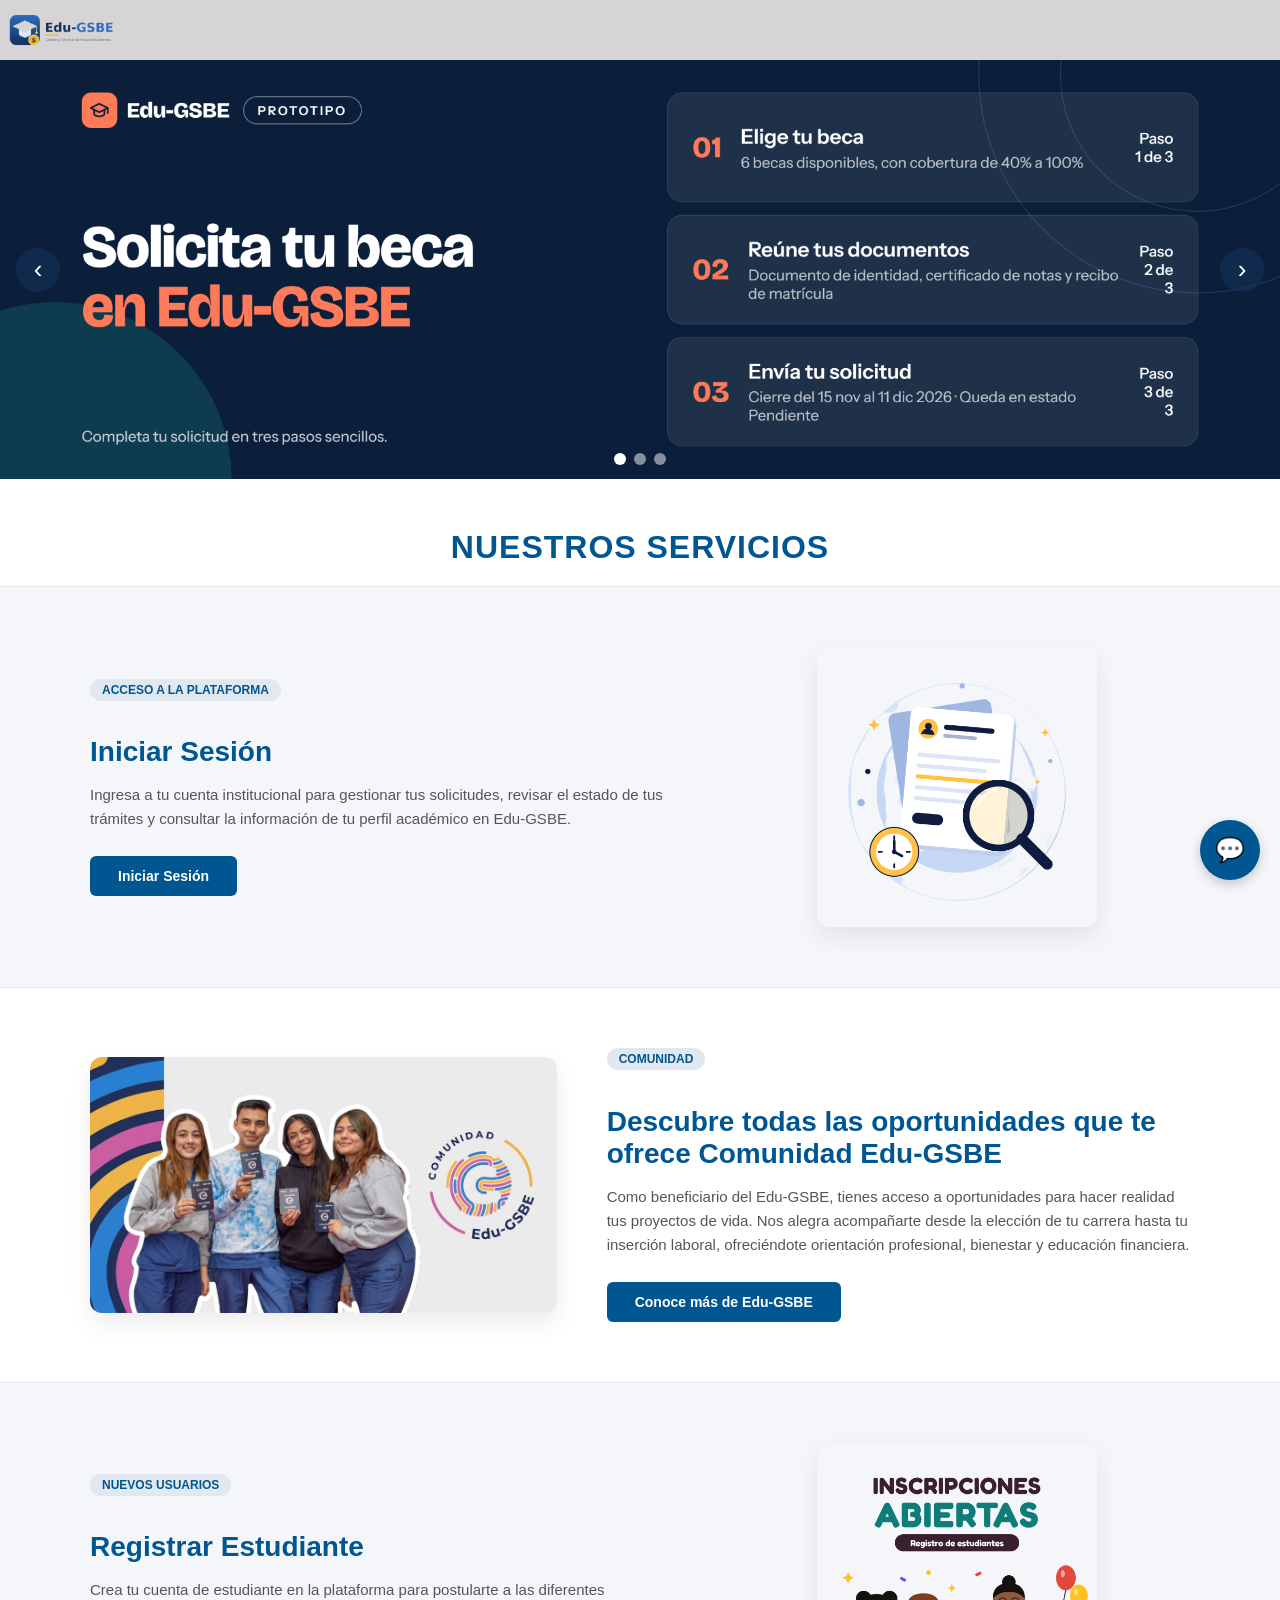
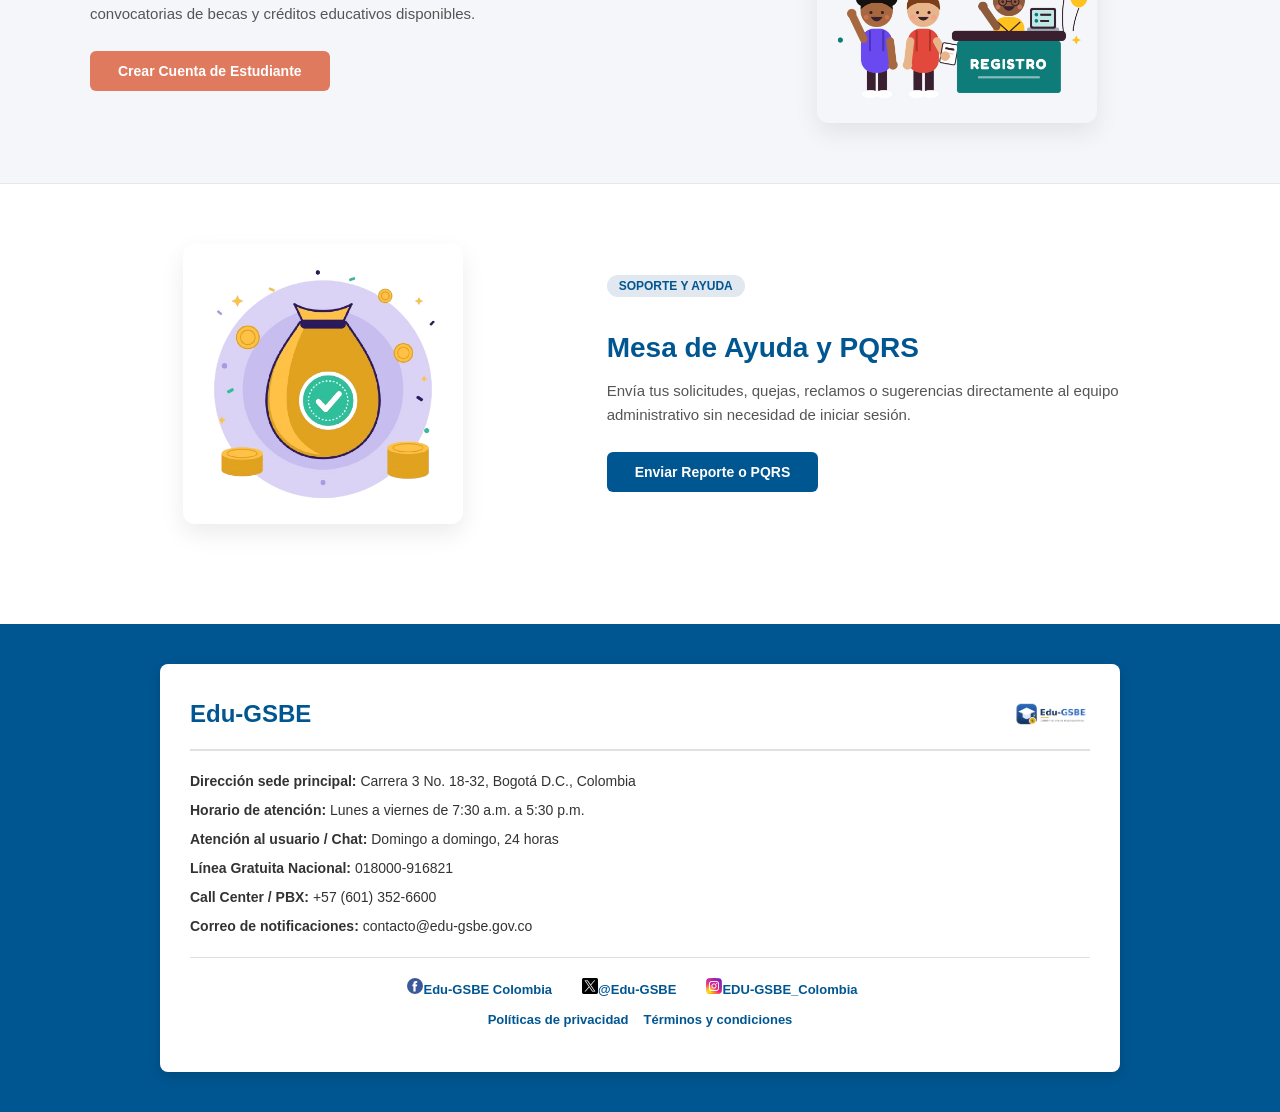
<file: Edu-GSBE/index.html>
<!DOCTYPE html>
<html lang="es">
<head>
    <meta charset="UTF-8">
    <meta name="viewport" content="width=device-width, initial-scale=1.0">
    <title>Edu-GSBE - Plataforma de Becas</title>
    <link href="styles.css" rel="stylesheet">
    <style>
        /* ================= ESTILOS DEL ASISTENTE VIRTUAL (CHAT IA) ================= */
        #chat-widget-btn {
            position: fixed;
            bottom: 20px;
            right: 20px;
            background-color: #005691;
            color: white;
            border: none;
            border-radius: 50%;
            width: 60px;
            height: 60px;
            font-size: 24px;
            cursor: pointer;
            box-shadow: 0 4px 12px rgba(0,0,0,0.2);
            z-index: 1000;
            display: flex;
            align-items: center;
            justify-content: center;
            transition: transform 0.2s;
        }
        #chat-widget-btn:hover { transform: scale(1.05); }

        #chat-ventana {
            position: fixed;
            bottom: 90px;
            right: 20px;
            width: 330px;
            height: 450px;
            background: #ffffff;
            border-radius: 12px;
            box-shadow: 0 5px 25px rgba(0,0,0,0.15);
            z-index: 1000;
            display: none;
            flex-direction: column;
            overflow: hidden;
            border: 1px solid #cbd5e1;
            font-family: -apple-system, BlinkMacSystemFont, "Segoe UI", Roboto, sans-serif;
        }
        .chat-header {
            background: #14325c;
            color: white;
            padding: 14px;
            font-size: 14px;
            font-weight: bold;
            display: flex;
            justify-content: space-between;
            align-items: center;
        }
        .chat-cerrar {
            background: none;
            border: none;
            color: white;
            font-size: 18px;
            cursor: pointer;
        }
        .chat-mensajes {
            flex-grow: 1;
            padding: 12px;
            overflow-y: auto;
            background: #f8fafc;
            display: flex;
            flex-direction: column;
            gap: 8px;
        }
        .mensaje {
            padding: 10px 12px;
            border-radius: 8px;
            font-size: 12px;
            max-width: 80%;
            line-height: 1.4;
        }
        .mensaje.bot {
            background: #e2e8f0;
            color: #1e293b;
            align-self: flex-start;
        }
        .mensaje.usuario {
            background: #005691;
            color: white;
            align-self: flex-end;
        }
        .chat-input-area {
            display: flex;
            padding: 10px;
            background: #ffffff;
            border-top: 1px solid #e2e8f0;
        }
        .chat-input-area input {
            flex-grow: 1;
            padding: 8px 12px;
            border: 1px solid #cbd5e1;
            border-radius: 6px;
            font-size: 12px;
            outline: none;
        }
        .chat-input-area button {
            background: #005691;
            color: white;
            border: none;
            padding: 8px 14px;
            margin-left: 6px;
            border-radius: 6px;
            cursor: pointer;
            font-weight: bold;
            font-size: 12px;
        }
    </style>
</head>

<body>

    <header>
        <div class="mi-contenedor">
            <a href="index.html">
                <img src="img/logotipo.png" alt="Edu-GSBE" class="logo">
            </a>
        </div>
    </header>

    <main>

        <!-- ================= BANNER PRINCIPAL ================= -->
        <div class="slider banner" data-intervalo="6000">
            <img class="slide activa" src="img/3.png" alt="Solicita tu beca">
            <img class="slide" src="img/2.png" alt="Becas disponibles">
            <img class="slide" src="img/1.png" alt="Consulta tu préstamo">

            <button class="flecha izq" aria-label="Anterior">&#8249;</button>
            <button class="flecha der" aria-label="Siguiente">&#8250;</button>
            <div class="puntos"></div>
        </div>

        <h1 class="titulo-principal-secciones">Nuestros Servicios</h1>

        <!-- ================= SECCIÓN 1: INICIAR SESIÓN ================= -->
        <section class="seccion-bloque fondo-gris">
            <div class="contenedor-bloque">
                <div class="info-bloque">
                    <span class="badget-categoria">Acceso a la plataforma</span>
                    <h2>Iniciar Sesión</h2>
                    <p>Ingresa a tu cuenta institucional para gestionar tus solicitudes, revisar el estado de tus trámites y consultar la información de tu perfil académico en Edu-GSBE.</p>
                    <a href="login.html" class="boton-seccion primario">Iniciar Sesión</a>
                </div>
                <div class="imagen-bloque">
                    <img src="img/estado.png" alt="Iniciar Sesión Edu-GSBE" onerror="this.src='img/Solicita.png';">
                </div>
            </div>
        </section>

        <!-- ================= SECCIÓN 2: QUÉ ES COMUNIDAD EDU-GSBE ================= -->
        <section class="seccion-bloque fondo-claro">
            <div class="contenedor-bloque invertido">
                <div class="info-bloque">
                    <span class="badget-categoria">Comunidad</span>
                    <h2>Descubre todas las oportunidades que te ofrece Comunidad Edu-GSBE</h2>
                    <p>Como beneficiario del Edu-GSBE, tienes acceso a oportunidades para hacer realidad tus proyectos de vida. Nos alegra acompañarte desde la elección de tu carrera hasta tu inserción laboral, ofreciéndote orientación profesional, bienestar y educación financiera.</p>
                    <a href="que-es-comunidad-edu-gsbe.html" class="boton-seccion primario">Conoce más de Edu-GSBE</a>
                </div>
                <div class="imagen-bloque">
                    <img src="img/EDU.jpg" alt="Comunidad Edu-GSBE" onerror="this.src='img/EDU.jpg';">
                </div>
            </div>
        </section>

        <!-- ================= SECCIÓN 3: REGISTRARSE ================= -->
        <section class="seccion-bloque fondo-gris">
            <div class="contenedor-bloque">
                <div class="info-bloque">
                    <span class="badget-categoria">Nuevos Usuarios</span>
                    <h2>Registrar Estudiante</h2>
                    <p>Crea tu cuenta de estudiante en la plataforma para postularte a las diferentes convocatorias de becas y créditos educativos disponibles.</p>
                    <a href="registro-estudiante.html" class="boton-seccion secundario">Crear Cuenta de Estudiante</a>
                </div>
                <div class="imagen-bloque">
                    <img src="img/registrar-estudiantes.png" alt="Registro de Estudiantes" onerror="this.src='img/Solicita.png';">
                </div>
            </div>
        </section>

        <!-- ================= SECCIÓN 4: REPORTES Y PQRS ================= -->
        <section class="seccion-bloque fondo-claro">
            <div class="contenedor-bloque invertido">
                <div class="info-bloque">
                    <span class="badget-categoria">Soporte y Ayuda</span>
                    <h2>Mesa de Ayuda y PQRS</h2>
                    <p>Envía tus solicitudes, quejas, reclamos o sugerencias directamente al equipo administrativo sin necesidad de iniciar sesión.</p>
                    <a href="reporte-publico.php" class="boton-seccion primario">Enviar Reporte o PQRS</a>
                </div>
                <div class="imagen-bloque">
                    <img src="img/prestamo.png" alt="Reportes Edu-GSBE" onerror="this.src='img/Solicita.png';">
                </div>
            </div>
        </section>

    </main>

    <!-- ================= PIE DE PÁGINA ================= -->
    <footer class="seccion-contacto">
        <div class="contenedor-contacto">
            <div class="encabezado-contacto">
                <h2>Edu-GSBE</h2>
                <img src="img/logotipo.png" alt="Logo Edu-GSBE" class="logo-contacto">
            </div>

            <div class="info-contacto">
                <p><strong>Dirección sede principal:</strong> Carrera 3 No. 18-32, Bogotá D.C., Colombia</p>
                <p><strong>Horario de atención:</strong> Lunes a viernes de 7:30 a.m. a 5:30 p.m.</p>
                <p><strong>Atención al usuario / Chat:</strong> Domingo a domingo, 24 horas</p>
                <p><strong>Línea Gratuita Nacional:</strong> 018000-916821</p>
                <p><strong>Call Center / PBX:</strong> +57 (601) 352-6600</p>
                <p><strong>Correo de notificaciones:</strong> contacto@edu-gsbe.gov.co</p>
            </div>

            <hr class="divisor-contacto">

            <div class="redes-contacto">
                <a href="https://www.facebook.com/FBBecasColombia"><img src="img/facebook.png" alt="facebook">Edu-GSBE Colombia</a><br>
                <a href="https://x.com/BecasColombia_"><img src="img/x.png" alt="X">@Edu-GSBE</a><br>
                <a href="https://www.instagram.com/becascolombia/"><img src="img/instagram.png" alt="instagram">EDU-GSBE_Colombia</a><br>
            </div>

            <div class="enlaces-legales">
                <a href="https://www.funcionpublica.gov.co/eva/gestornormativo/norma.php?i=49981">Políticas de privacidad</a>
                <a href="https://www.funcionpublica.gov.co/eva/gestornormativo/norma.php?i=227390">Términos y condiciones</a>
            </div>
        </div>
    </footer>

    <!-- ================= ASISTENTE VIRTUAL (CHAT FLOTANTE IA) ================= -->
    <button id="chat-widget-btn" onclick="toggleChat()" title="Asistente Edu-GSBE">💬</button>

    <div id="chat-ventana">
        <div class="chat-header">
            <span>🤖 Asistente Virtual Edu-GSBE</span>
            <button class="chat-cerrar" onclick="toggleChat()">&times;</button>
        </div>
        <div class="chat-mensajes" id="chat-mensajes">
            <div class="mensaje bot">¡Hola! Soy el asistente virtual de Edu-GSBE. ¿Tienes alguna duda sobre becas, créditos o PQRS? Pregúntame lo que necesites.</div>
        </div>
        <div class="chat-input-area">
            <input type="text" id="chat-input" placeholder="Escribe tu duda aquí..." onkeypress="if(event.key === 'Enter') enviarMensaje();">
            <button onclick="enviarMensaje()">Enviar</button>
        </div>
    </div>

    <!-- ================= JAVASCRIPT CARRUSEL Y CHAT IA ================= -->
    <script>
    document.querySelectorAll('.slider').forEach(function (slider) {
        var slides = slider.querySelectorAll('.slide');
        var contenedorPuntos = slider.querySelector('.puntos');
        var intervalo = parseInt(slider.dataset.intervalo) || 4000;
        var actual = 0;
        var temporizador;

        if (contenedorPuntos) {
            slides.forEach(function (_, i) {
                var punto = document.createElement('button');
                punto.className = 'punto';
                punto.setAttribute('aria-label', 'Imagen ' + (i + 1));
                punto.addEventListener('click', function () { mostrar(i); reiniciar(); });
                contenedorPuntos.appendChild(punto);
            });
        }

        function mostrar(n) {
            actual = (n + slides.length) % slides.length;
            slides.forEach(function (s, i) { s.classList.toggle('activa', i === actual); });
            slider.querySelectorAll('.punto').forEach(function (p, i) {
                p.classList.toggle('activo', i === actual);
            });
        }

        function iniciar()   { temporizador = setInterval(function () { mostrar(actual + 1); }, intervalo); }
        function reiniciar() { clearInterval(temporizador); iniciar(); }

        var izq = slider.querySelector('.flecha.izq');
        var der = slider.querySelector('.flecha.der');

        if (izq) izq.addEventListener('click', function () { mostrar(actual - 1); reiniciar(); });
        if (der) der.addEventListener('click', function () { mostrar(actual + 1); reiniciar(); });

        slider.addEventListener('mouseenter', function () { clearInterval(temporizador); });
        slider.addEventListener('mouseleave', iniciar);

        mostrar(0);
        iniciar();
    });

    // Lógica del Asistente Virtual (Chat IA)
    function toggleChat() {
        const ventana = document.getElementById('chat-ventana');
        ventana.style.display = ventana.style.display === 'flex' ? 'none' : 'flex';
    }

    function enviarMensaje() {
        const input = document.getElementById('chat-input');
        const texto = input.value.trim();
        if (!texto) return;

        agregarMensaje(texto, 'usuario');
        input.value = '';

        setTimeout(() => {
            const respuesta = generarRespuestaIA(texto);
            agregarMensaje(respuesta, 'bot');
        }, 500);
    }

    function agregarMensaje(texto, tipo) {
        const contenedor = document.getElementById('chat-mensajes');
        const div = document.createElement('div');
        div.className = `mensaje ${tipo}`;
        div.textContent = texto;
        contenedor.appendChild(div);
        contenedor.scrollTop = contenedor.scrollHeight;
    }

    function generarRespuestaIA(pregunta) {
        const p = pregunta.toLowerCase();

        if (p.includes('beca') || p.includes('postular')) {
            return "Para postularte a una beca debes iniciar sesión en la plataforma, ir a la sección de convocatorias y elegir la opción de tu interés. Recuerda cumplir con los requisitos académicos.";
        } else if (p.includes('credito') || p.includes('préstamo') || p.includes('prestamo')) {
            return "Contamos con líneas de financiación educativa con cuotas fijas (ej. $315.000 COP). Inicia sesión para ver el historial de tu crédito y estado de desembolsos.";
        } else if (p.includes('pago') || p.includes('nequi') || p.includes('davivienda')) {
            return "Los pagos de cuotas se realizan por transferencia a nuestras cuentas oficiales de Nequi/Daviplata o Davivienda, y es obligatorio adjuntar el comprobante en tu panel.";
        } else if (p.includes('reporte') || p.includes('queja') || p.includes('sugerencia') || p.includes('pqrs')) {
            return "Puedes enviar un reporte o sugerencia haciendo clic en el botón 'Enviar Reporte o PQRS' de esta página sin necesidad de iniciar sesión.";
        } else if (p.includes('universidad') || p.includes('ecci')) {
            return "Edu-GSBE es un sistema de gestión diseñado para apoyar a los estudiantes de la comunidad académica (como la Universidad ECCI) en sus becas y créditos educativos.";
        } else if (p.includes('contraseña') || p.includes('clave') || p.includes('olvidé')) {
            return "Si olvidaste tu contraseña, acércate al panel de asistencia técnica o comunícate al correo institucional contacto@edu-gsbe.gov.co para solicitar el restablecimiento.";
        } else if (p.includes('contacto') || p.includes('telefono') || p.includes('horario')) {
            return "Nuestra sede principal está en Bogotá D.C. Atendemos de lunes a viernes de 7:30 a.m. a 5:30 p.m. Línea Gratuita Nacional: 018000-916821.";
        } else if (p.includes('hola') || p.includes('buenos dias') || p.includes('buenas tardes')) {
            return "¡Hola! Soy el asistente virtual de Edu-GSBE. ¿En qué puedo ayudarte hoy con tus becas, créditos o trámites?";
        } else {
            return "Esa es una excelente pregunta. Para darte una solución exacta, te sugiero enviar un reporte o PQRS desde el botón de la página de inicio para que la administración revise tu caso.";
        }
    }
    </script>

</body>
</html>
</file>
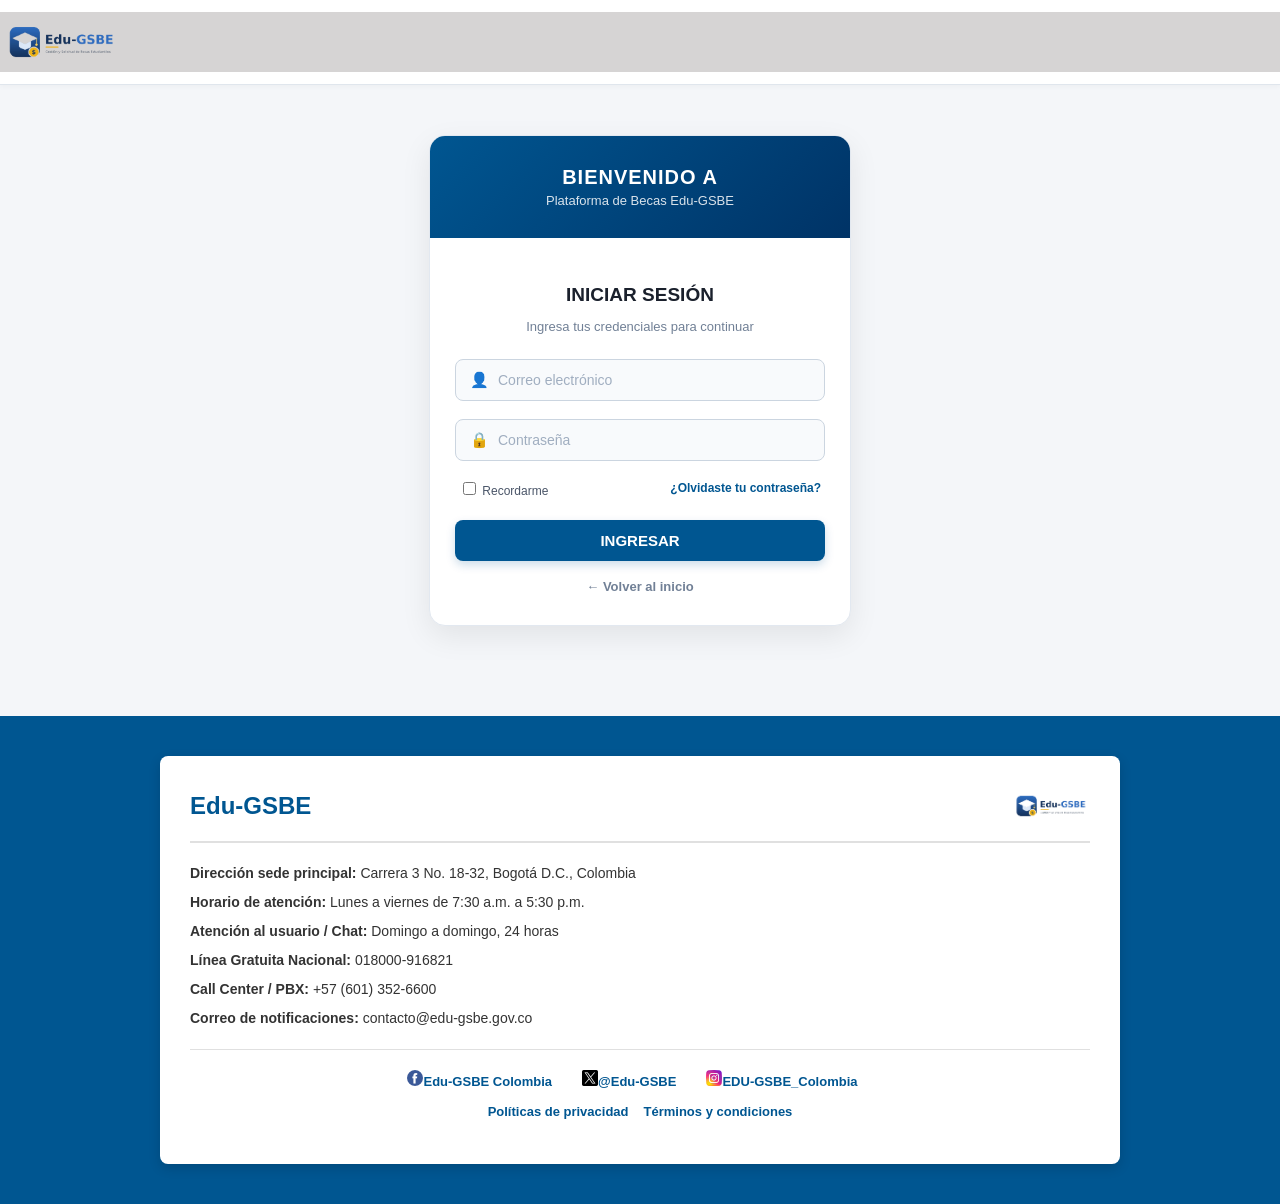
<file: Edu-GSBE/login.html>
<!DOCTYPE html>
<html lang="es">
<head>
    <meta charset="UTF-8">
    <meta name="viewport" content="width=device-width, initial-scale=1.0">
    <title>Iniciar Sesión - Edu-GSBE</title>
    <link href="styles.css" rel="stylesheet">
    <style>
        /* ================= FONDO NEUTRO Y LIMPIO ================= */
        body {
            margin: 0;
            padding: 0;
            font-family: 'Segoe UI', Tahoma, Geneva, Verdana, sans-serif;
            background-color: #f4f6f9;
            min-height: 100vh;
            display: flex;
            flex-direction: column;
            justify-content: space-between;
        }

        header {
            background: #ffffff;
            border-bottom: 1px solid #e0e6ed;
            padding: 12px 0;
            box-shadow: 0 2px 5px rgba(0, 0, 0, 0.03);
        }

        .contenedor-principal {
            display: flex;
            justify-content: center;
            align-items: center;
            padding: 50px 20px;
            flex-grow: 1;
        }

        /* ================= TARJETA DE LOGIN ELEGANTE ================= */
        .tarjeta-login-mod {
            width: 100%;
            max-width: 420px;
            background: #ffffff;
            border-radius: 16px;
            overflow: hidden;
            box-shadow: 0 10px 30px rgba(0, 0, 0, 0.08);
            border: 1px solid #e2e8f0;
            text-align: center;
        }

        /* Banner Superior */
        .banner-login {
            background: linear-gradient(135deg, #005691 0%, #003366 100%);
            padding: 30px 20px;
            color: #ffffff;
        }

        .banner-login h1 {
            font-size: 20px;
            margin: 0 0 4px 0;
            letter-spacing: 1px;
            text-transform: uppercase;
        }

        .banner-login p {
            font-size: 13px;
            margin: 0;
            opacity: 0.85;
        }

        /* Cuerpo del Formulario */
        .cuerpo-login {
            padding: 30px 25px;
        }

        .cuerpo-login h2 {
            color: #1a202c;
            font-size: 19px;
            margin-bottom: 4px;
            font-weight: 700;
        }

        .subtitulo-login {
            color: #718096;
            font-size: 13px;
            margin-bottom: 25px;
        }

        /* Campos con Íconos Internos */
        .grupo-input {
            position: relative;
            margin-bottom: 18px;
        }

        .grupo-input .icono {
            position: absolute;
            left: 15px;
            top: 50%;
            transform: translateY(-50%);
            font-size: 15px;
            color: #718096;
        }

        .grupo-input input {
            width: 100%;
            padding: 12px 15px 12px 42px;
            border: 1px solid #cbd5e0;
            background-color: #f8fafc;
            border-radius: 8px;
            font-size: 14px;
            color: #2d3748;
            box-sizing: border-box;
            outline: none;
            transition: all 0.2s ease;
        }

        .grupo-input input::placeholder {
            color: #a0aec0;
        }

        .grupo-input input:focus {
            background-color: #ffffff;
            border-color: #005691;
            box-shadow: 0 0 0 3px rgba(0, 86, 145, 0.15);
        }

        /* Opciones secundarias */
        .opciones-login {
            display: flex;
            justify-content: space-between;
            align-items: center;
            font-size: 12px;
            color: #4a5568;
            margin-bottom: 22px;
            padding: 0 4px;
        }

        .opciones-login a {
            color: #005691;
            text-decoration: none;
            font-weight: 600;
            cursor: pointer;
        }

        .opciones-login a:hover {
            text-decoration: underline;
        }

        /* Botón Principal */
        .boton-ingresar {
            width: 100%;
            padding: 12px;
            background-color: #005691;
            color: white;
            border: none;
            border-radius: 8px;
            font-size: 15px;
            font-weight: 600;
            cursor: pointer;
            box-shadow: 0 4px 10px rgba(0, 86, 145, 0.2);
            transition: background-color 0.2s ease, transform 0.1s ease;
        }

        .boton-ingresar:hover {
            background-color: #00406c;
            transform: translateY(-1px);
        }

        .enlace-volver {
            display: inline-block;
            margin-top: 18px;
            color: #718096;
            text-decoration: none;
            font-size: 13px;
            font-weight: 600;
            transition: color 0.2s ease;
        }

        .enlace-volver:hover {
            color: #005691;
        }

        /* ================= VENTANA MODAL RESTABLECER CONTRASEÑA ================= */
        .modal-fondo {
            display: none;
            position: fixed;
            top: 0;
            left: 0;
            width: 100%;
            height: 100%;
            background-color: rgba(0, 0, 0, 0.6);
            z-index: 2000;
            align-items: center;
            justify-content: center;
        }

        .modal-contenido {
            background-color: #ffffff;
            padding: 30px;
            border-radius: 12px;
            max-width: 450px;
            width: 90%;
            box-shadow: 0 10px 25px rgba(0, 0, 0, 0.2);
            text-align: left;
            position: relative;
        }

        .modal-contenido h2 {
            color: #005691;
            font-size: 20px;
            margin-top: 0;
            margin-bottom: 10px;
        }

        .modal-contenido p {
            font-size: 13px;
            color: #4a5568;
            line-height: 1.5;
            margin-bottom: 15px;
        }

        .pasos-restablecer {
            background-color: #f8fafc;
            border-left: 4px solid #005691;
            padding: 12px 15px;
            font-size: 12px;
            color: #2d3748;
            margin-bottom: 20px;
        }

        .pasos-restablecer ol {
            margin: 0;
            padding-left: 18px;
        }

        .pasos-restablecer li {
            margin-bottom: 6px;
        }

        .boton-cerrar-modal {
            width: 100%;
            padding: 10px;
            background-color: #005691;
            color: white;
            border: none;
            border-radius: 6px;
            font-weight: bold;
            cursor: pointer;
            font-size: 13px;
        }

        .boton-cerrar-modal:hover {
            background-color: #00406c;
        }
    </style>
</head>

<body>

    <header>
        <div class="mi-contenedor">
            <a href="index.html">
                <img src="img/logotipo.png" alt="Edu-GSBE" class="logo">
            </a>
        </div>
    </header>

    <main class="contenedor-principal">
        <div class="tarjeta-login-mod">
            
            <div class="banner-login">
                <h1>BIENVENIDO A</h1>
                <p>Plataforma de Becas Edu-GSBE</p>
            </div>

            <div class="cuerpo-login">
                <h2>INICIAR SESIÓN</h2>
                <p class="subtitulo-login">Ingresa tus credenciales para continuar</p>

                <form id="form-login" action="iniciar-sesion.php" method="POST">
                    
                    <!-- Campo Correo -->
                    <div class="grupo-input">
                        <span class="icono">👤</span>
                        <input type="email" id="email" name="email" placeholder="Correo electrónico" required>
                    </div>

                    <!-- Campo Contraseña -->
                    <div class="grupo-input">
                        <span class="icono">🔒</span>
                        <input type="password" id="password" name="password" placeholder="Contraseña" required>
                    </div>

                    <div class="opciones-login">
                        <label style="cursor: pointer;">
                            <input type="checkbox" id="recordar" name="recordar"> Recordarme
                        </label>
                        <a id="abrir-olvido">¿Olvidaste tu contraseña?</a>
                    </div>

                    <button type="submit" class="boton-ingresar">INGRESAR</button>
                </form>

                <a href="index.html" class="enlace-volver">&larr; Volver al inicio</a>
            </div>

        </div>
    </main>

    <!-- VENTANA MODAL: ¿OLVIDASTE TU CONTRASEÑA? -->
    <div id="modal-olvido" class="modal-fondo">
        <div class="modal-contenido">
            <h2>Restablecer Contraseña</h2>
            <p>Si has olvidado tu contraseña de acceso a la plataforma <strong>Edu-GSBE</strong>, sigue las instrucciones para recuperarla:</p>
            
            <div class="pasos-restablecer">
                <ol>
                    <li>Verifica que estés ingresando el correo electrónico institucional o registrado en tu postulación.</li>
                    <li>Solicita el restablecimiento escribiendo a soporte técnico al correo <strong>contacto@edu-gsbe.gov.co</strong> o llamando a la línea nacional <strong>018000-916821</strong>.</li>
                    <li>Indica tu número de documento de identidad y nombre completo para validar tu información.</li>
                    <li>Recibirás un correo temporal con el enlace de actualización de clave.</li>
                </ol>
            </div>

            <button type="button" id="cerrar-olvido" class="boton-cerrar-modal">Entendido y Cerrar</button>
        </div>
    </div>

    <!-- PIE DE PÁGINA -->
    <footer class="seccion-contacto">
        <div class="contenedor-contacto">
            <div class="encabezado-contacto">
                <h2>Edu-GSBE</h2>
                <img src="img/logotipo.png" alt="Logo Edu-GSBE" class="logo-contacto">
            </div>

            <div class="info-contacto">
                <p><strong>Dirección sede principal:</strong> Carrera 3 No. 18-32, Bogotá D.C., Colombia</p>
                <p><strong>Horario de atención:</strong> Lunes a viernes de 7:30 a.m. a 5:30 p.m.</p>
                <p><strong>Atención al usuario / Chat:</strong> Domingo a domingo, 24 horas</p>
                <p><strong>Línea Gratuita Nacional:</strong> 018000-916821</p>
                <p><strong>Call Center / PBX:</strong> +57 (601) 352-6600</p>
                <p><strong>Correo de notificaciones:</strong> contacto@edu-gsbe.gov.co</p>
            </div>

            <hr class="divisor-contacto">

            <div class="redes-contacto">
                <a href="https://www.facebook.com/FBBecasColombia"><img src="img/facebook.png" alt="facebook">Edu-GSBE Colombia</a><br>
                <a href="https://x.com/BecasColombia_"><img src="img/x.png" alt="X">@Edu-GSBE</a><br>
                <a href="https://www.instagram.com/becascolombia/"><img src="img/instagram.png" alt="instagram">EDU-GSBE_Colombia</a><br>
            </div>

            <div class="enlaces-legales">
                <a href="https://www.funcionpublica.gov.co/eva/gestornormativo/norma.php?i=49981">Políticas de privacidad</a>
                <a href="https://www.funcionpublica.gov.co/eva/gestornormativo/norma.php?i=227390">Términos y condiciones</a>
            </div>
        </div>
    </footer>

    <!-- SCRIPT FUNCIONALIDADES RECORDARME Y MODAL -->
    <script>
        document.addEventListener('DOMContentLoaded', function() {
            const emailInput = document.getElementById('email');
            const recordarCheck = document.getElementById('recordar');
            const formLogin = document.getElementById('form-login');

            // 1. LÓGICA DE RECORDARME
            // Al cargar la página, comprobar si hay un correo guardado en localStorage
            const correoGuardado = localStorage.getItem('edu_gsbe_recordar_email');
            if (correoGuardado) {
                emailInput.value = correoGuardado;
                recordarCheck.checked = true;
            }

            // Al enviar el formulario, guardar o eliminar según la casilla
            formLogin.addEventListener('submit', function() {
                if (recordarCheck.checked) {
                    localStorage.setItem('edu_gsbe_recordar_email', emailInput.value);
                } else {
                    localStorage.removeItem('edu_gsbe_recordar_email');
                }
            });

            // 2. LÓGICA MODAL ¿OLVIDASTE TU CONTRASEÑA?
            const modalOlvido = document.getElementById('modal-olvido');
            const abrirOlvido = document.getElementById('abrir-olvido');
            const cerrarOlvido = document.getElementById('cerrar-olvido');

            abrirOlvido.addEventListener('click', function(e) {
                e.preventDefault();
                modalOlvido.style.display = 'flex';
            });

            cerrarOlvido.addEventListener('click', function() {
                modalOlvido.style.display = 'none';
            });

            window.addEventListener('click', function(e) {
                if (e.target === modalOlvido) {
                    modalOlvido.style.display = 'none';
                }
            });
        });
    </script>

</body>
</html>
</file>
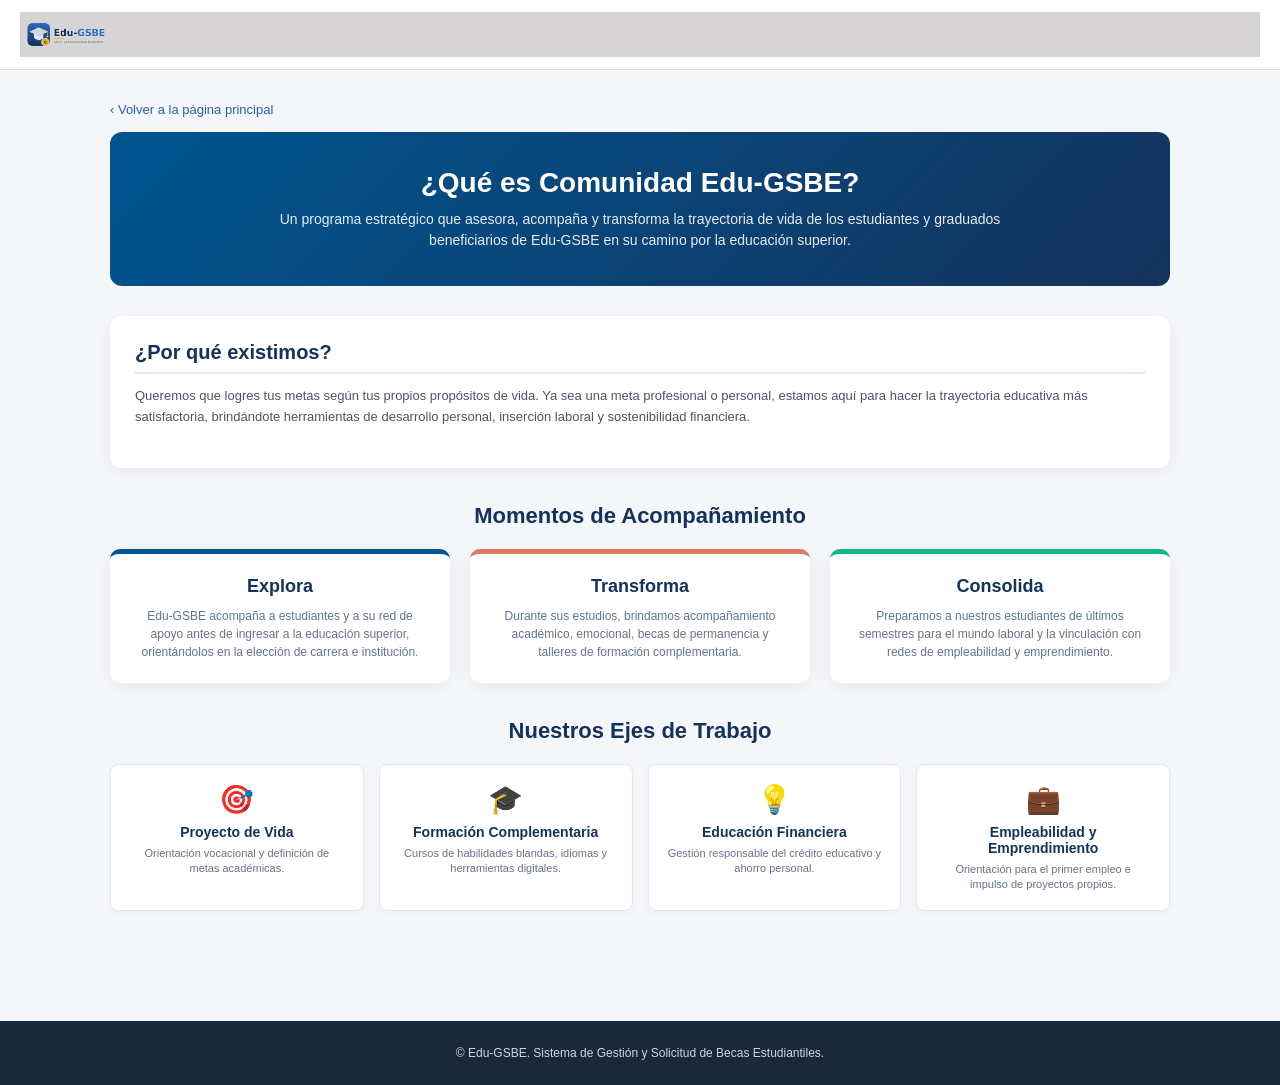
<file: Edu-GSBE/que-es-comunidad-edu-gsbe.html>
<!DOCTYPE html>
<html lang="es">
<head>
    <meta charset="UTF-8">
    <meta name="viewport" content="width=device-width, initial-scale=1.0">
    <title>¿Qué es Comunidad Edu-GSBE? - Edu-GSBE</title>
    <link href="styles.css" rel="stylesheet">
    <style>
        * { box-sizing: border-box; margin: 0; padding: 0; font-family: -apple-system, BlinkMacSystemFont, "Segoe UI", Roboto, Helvetica, Arial, sans-serif; }
        body { background-color: #f4f6f9; color: #333; min-height: 100vh; display: flex; flex-direction: column; justify-content: space-between; }
        header { background: #fff; border-bottom: 1px solid #dcdde1; padding: 12px 20px; }
        .logo { height: 45px; width: auto; }
        
        .pagina { max-width: 1100px; margin: 30px auto; padding: 0 20px; width: 100%; flex-grow: 1; }
        .volver { display: inline-block; margin-bottom: 15px; color: #2a5fb0; text-decoration: none; font-size: 13px; font-weight: 500; }
        .volver:hover { text-decoration: underline; }

        .banner-que-es { background: linear-gradient(135deg, #005691 0%, #14325c 100%); color: #fff; border-radius: 12px; padding: 35px 25px; text-align: center; margin-bottom: 30px; }
        .banner-que-es h1 { font-size: 28px; font-weight: 700; margin-bottom: 10px; }
        .banner-que-es p { font-size: 14px; opacity: 0.9; max-width: 750px; margin: 0 auto; line-height: 1.5; }

        .tarjeta-info { background: #fff; border-radius: 10px; padding: 25px; box-shadow: 0 4px 15px rgba(0,0,0,0.06); margin-bottom: 30px; }
        .tarjeta-info h2 { color: #14325c; font-size: 20px; margin-bottom: 12px; border-bottom: 2px solid #e2e8f0; padding-bottom: 8px; }
        .tarjeta-info p { font-size: 13px; color: #4a5568; line-height: 1.6; margin-bottom: 15px; }

        /* MOMENTOS DE ACOMPAÑAMIENTO */
        .seccion-titulo { text-align: center; color: #14325c; font-size: 22px; font-weight: bold; margin: 35px 0 20px; }
        .grid-momentos { display: grid; grid-template-columns: repeat(auto-fit, minmax(280px, 1fr)); gap: 20px; margin-bottom: 35px; }
        .card-momento { background: #fff; border-radius: 10px; padding: 22px; text-align: center; box-shadow: 0 4px 15px rgba(0,0,0,0.06); border-top: 5px solid #005691; }
        .card-momento.transforma { border-top-color: #e07a5f; }
        .card-momento.consolida { border-top-color: #10b981; }
        .card-momento h3 { font-size: 18px; color: #14325c; margin-bottom: 10px; font-weight: bold; }
        .card-momento p { font-size: 12px; color: #64748b; line-height: 1.5; }

        /* EJES TEMÁTICOS */
        .grid-ejes { display: grid; grid-template-columns: repeat(auto-fit, minmax(220px, 1fr)); gap: 15px; margin-bottom: 40px; }
        .eje-box { background: #fff; padding: 18px; border-radius: 8px; border: 1px solid #e2e8f0; text-align: center; box-shadow: 0 2px 8px rgba(0,0,0,0.03); }
        .eje-box .icono { font-size: 28px; margin-bottom: 8px; display: block; }
        .eje-box h4 { font-size: 14px; color: #14325c; font-weight: bold; margin-bottom: 6px; }
        .eje-box p { font-size: 11px; color: #64748b; line-height: 1.4; }

        .seccion-contacto { background-color: #1a2938; color: #cbd5e0; padding: 25px 20px; text-align: center; font-size: 12px; }
    </style>
</head>
<body>

    <header>
        <div class="mi-contenedor">
            <a href="index.html">
                <img src="img/logotipo.png" alt="Edu-GSBE" class="logo">
            </a>
        </div>
    </header>

    <main class="pagina">
        <a href="index.html" class="volver">&#8249; Volver a la página principal</a>

        <div class="banner-que-es">
            <h1>¿Qué es Comunidad Edu-GSBE?</h1>
            <p>Un programa estratégico que asesora, acompaña y transforma la trayectoria de vida de los estudiantes y graduados beneficiarios de Edu-GSBE en su camino por la educación superior.</p>
        </div>

        <div class="tarjeta-info">
            <h2>¿Por qué existimos?</h2>
            <p>Queremos que logres tus metas según tus propios propósitos de vida. Ya sea una meta profesional o personal, estamos aquí para hacer la trayectoria educativa más satisfactoria, brindándote herramientas de desarrollo personal, inserción laboral y sostenibilidad financiera.</p>
        </div>

        <h2 class="seccion-titulo">Momentos de Acompañamiento</h2>
        <div class="grid-momentos">
            <div class="card-momento">
                <h3>Explora</h3>
                <p>Edu-GSBE acompaña a estudiantes y a su red de apoyo antes de ingresar a la educación superior, orientándolos en la elección de carrera e institución.</p>
            </div>
            <div class="card-momento transforma">
                <h3>Transforma</h3>
                <p>Durante sus estudios, brindamos acompañamiento académico, emocional, becas de permanencia y talleres de formación complementaria.</p>
            </div>
            <div class="card-momento consolida">
                <h3>Consolida</h3>
                <p>Preparamos a nuestros estudiantes de últimos semestres para el mundo laboral y la vinculación con redes de empleabilidad y emprendimiento.</p>
            </div>
        </div>

        <h2 class="seccion-titulo">Nuestros Ejes de Trabajo</h2>
        <div class="grid-ejes">
            <div class="eje-box">
                <span class="icono">🎯</span>
                <h4>Proyecto de Vida</h4>
                <p>Orientación vocacional y definición de metas académicas.</p>
            </div>
            <div class="eje-box">
                <span class="icono">🎓</span>
                <h4>Formación Complementaria</h4>
                <p>Cursos de habilidades blandas, idiomas y herramientas digitales.</p>
            </div>
            <div class="eje-box">
                <span class="icono">💡</span>
                <h4>Educación Financiera</h4>
                <p>Gestión responsable del crédito educativo y ahorro personal.</p>
            </div>
            <div class="eje-box">
                <span class="icono">💼</span>
                <h4>Empleabilidad y Emprendimiento</h4>
                <p>Orientación para el primer empleo e impulso de proyectos propios.</p>
            </div>
        </div>
    </main>

    <footer class="seccion-contacto">
        <p>&copy; Edu-GSBE. Sistema de Gestión y Solicitud de Becas Estudiantiles.</p>
    </footer>

</body>
</html>
</file>
<file: Edu-GSBE/styles.css>
/* ================= ESTILOS GENERALES Y BASE ================= */
body {
    margin: 0;
    padding: 0;
    font-family: Arial, sans-serif;
    background-color: #ffffff;
}

/* ---------- Franja del logo ---------- */
.mi-contenedor {
    display: flex;
    align-items: center;
    width: 100%;
    padding: 0;
    border: none;
    background-color: #d6d4d4;
}

.logo {
    display: block;      /* quita el hueco que deja una imagen en línea */
    height: 60px;
    width: auto;
}

/* ---------- Carrusel (base) ---------- */
.slider {
    position: relative;
    overflow: hidden;
}

.slide {
    opacity: 0;
    transition: opacity 0.8s ease;   /* cambio suave entre imágenes */
}

.slide.activa {
    opacity: 1;
}

/* ---------- Banner grande ---------- */
.banner {
    display: grid;               /* apila las imágenes en el mismo lugar */
    height: auto;                /* la altura la define la imagen */
    background-color: #0b1d3a;   
}

.banner .slide {
    grid-area: 1 / 1;            /* todas las imágenes en la misma celda */
    width: 100%;
    height: auto;
    max-height: 520px;           
    object-fit: contain;         /* se ve completa, sin recortes */
}

.flecha {
    position: absolute;
    top: 50%;
    transform: translateY(-50%);
    width: 44px;
    height: 44px;
    border: none;
    border-radius: 50%;
    background-color: rgba(20, 50, 92, 0.6);
    color: #ffffff;
    font-size: 26px;
    cursor: pointer;
    z-index: 5;
}

.flecha:hover { 
    background-color: rgba(20, 50, 92, 0.9);
}
.flecha.izq { 
    left: 16px; 
}
.flecha.der { 
    right: 16px; 
}

.puntos {
    position: absolute;
    bottom: 14px;
    left: 0;
    right: 0;
    display: flex;
    justify-content: center;
    gap: 8px;
    z-index: 5;
}

.punto {
    width: 12px;
    height: 12px;
    padding: 0;
    border: none;
    border-radius: 50%;
    background-color: rgba(255, 255, 255, 0.5);
    cursor: pointer;
}

.punto.activo { 
    background-color: #ffffff; 
}

/* ---------- Títulos ---------- */
.titulo {
    margin: 40px 20px 0;
    text-align: center;
    color: #14325c;
}

.subtitulo {
    max-width: 1200px;
    margin: 40px auto 0;
    padding: 0 20px;
    color: #14325c;
    font-size: 26px;
    border-left: 6px solid #f0b414;   /* detalle dorado */
    padding-left: 14px;
}

/* ================= SECCIONES LARGAS CONSECUTIVAS (INDEX NUEVO) ================= */
.titulo-principal-secciones {
    text-align: center;
    color: #005691;
    font-size: 32px;
    margin: 50px 0 20px;
    font-weight: 800;
    text-transform: uppercase;
    letter-spacing: 1px;
}

.seccion-bloque {
    padding: 60px 20px;
    width: 100%;
    box-sizing: border-box;
}

.fondo-claro {
    background-color: #ffffff;
}

.fondo-gris {
    background-color: #f4f6f9;
    border-top: 1px solid #e2e8f0;
    border-bottom: 1px solid #e2e8f0;
}

.contenedor-bloque {
    max-width: 1100px;
    margin: 0 auto;
    display: flex;
    align-items: center;
    justify-content: space-between;
    gap: 50px;
}

/* Invierte el orden de la imagen y el texto alternadamente */
.contenedor-bloque.invertido {
    flex-direction: row-reverse;
}

.info-bloque {
    flex: 1;
}

.badget-categoria {
    display: inline-block;
    background-color: #e2e8f0;
    color: #005691;
    padding: 4px 12px;
    border-radius: 12px;
    font-size: 12px;
    font-weight: 700;
    text-transform: uppercase;
    margin-bottom: 12px;
}

.info-bloque h2 {
    color: #005691;
    font-size: 28px;
    margin-bottom: 15px;
}

.info-bloque p {
    color: #555555;
    font-size: 15px;
    line-height: 1.6;
    margin-bottom: 25px;
}

.boton-seccion {
    display: inline-block;
    padding: 12px 28px;
    border-radius: 6px;
    text-decoration: none;
    font-weight: 700;
    font-size: 14px;
    transition: transform 0.2s ease, opacity 0.2s ease;
}

.boton-seccion.primario {
    background-color: #005691;
    color: #ffffff;
}

.boton-seccion.secundario {
    background-color: #e07a5f;
    color: #ffffff;
}

.boton-seccion:hover {
    transform: translateY(-2px);
    opacity: 0.9;
}

.imagen-bloque {
    flex: 0.8;
    display: flex;
    justify-content: center;
}

.imagen-bloque img {
    max-width: 100%;
    max-height: 280px;
    object-fit: contain;
    border-radius: 12px;
    box-shadow: 0 10px 25px rgba(0, 0, 0, 0.08);
}

/* ---------- Tarjetas (Soporte legacy) ---------- */
.menu-tarjetas {
    display: grid;
    grid-template-columns: repeat(auto-fit, 150px);   
    justify-content: center;                          
    gap: 20px;                                        
    max-width: 1200px;
    margin: 24px auto 20px;
    padding: 0 20px;
}

.tarjeta {
    position: relative;
    display: block;
    height: 270px;                                    
    border-radius: 20px;                              
    overflow: hidden;
    text-decoration: none;
    transition: transform 0.25s, box-shadow 0.25s;
}

.tarjeta:hover {
    transform: translateY(-8px);
    box-shadow: 0 16px 30px rgba(0, 0, 0, 0.2);
}

.tarjeta .slider {
    position: absolute;
    inset: 0;
}

.tarjeta img {
    position: absolute;
    bottom: 0;
    left: 50%;
    transform: translateX(-50%);
    height: 88%;
    width: auto;
    max-width: 100%;
    object-fit: contain;
}

.tarjeta::after {
    content: "";
    position: absolute;
    left: 0;
    right: 0;
    bottom: 0;
    height: 30%;
    background: linear-gradient(to top, rgba(255, 255, 255, 0.9), rgba(255, 255, 255, 0));
}

.tarjeta span {
    position: absolute;
    left: 50%;
    bottom: 16px;                                     
    transform: translateX(-50%);
    width: 86%;
    padding: 10px 8px;                                
    background-color: #2a5fb0;
    color: #ffffff;
    font: 500 16px/1.2 Roboto, Arial, sans-serif;     
    text-align: center;
    border-radius: 10px;                              
    z-index: 2;
}

.tarjeta:hover span {
    background-color: #14325c;
}

/* Colores de fondo de las tarjetas */
.verde    { background: linear-gradient(160deg, #3fbf8f, #5bd08a); }
.amarillo { background: linear-gradient(160deg, #ffd200, #ffdc3d); }
.azul     { background: linear-gradient(160deg, #ff8a3d, #ffb36b); }
.crema    { background: linear-gradient(160deg, #f5e27a, #f9eda0); }
.morado   { background: linear-gradient(160deg, #8e5fd6, #b48cf0); }
.naranja  { background: linear-gradient(160deg, #ff8a3d, #ffb36b); }

/* ================= SECCIÓN DE CONTACTO / FOOTER ================= */
.seccion-contacto {
    background-color: #005691;
    padding: 40px 20px;
    margin-top: 40px;
    width: 100%;
    box-sizing: border-box;
}

.contenedor-contacto {
    max-width: 900px;
    margin: 0 auto;
    background-color: #ffffff; 
    padding: 30px;
    border-radius: 8px;
    box-shadow: 0 4px 12px rgba(0, 0, 0, 0.15);
    color: #333333;
    font-family: Arial, sans-serif;
}

.encabezado-contacto {
    display: flex;
    justify-content: space-between;
    align-items: center;
    border-bottom: 2px solid #e0e0e0;
    padding-bottom: 15px;
    margin-bottom: 20px;
}

.encabezado-contacto h2 {
    color: #005691;
    margin: 0;
    font-size: 24px;
}

.logo-contacto {
    max-height: 40px;
}

.info-contacto p {
    margin: 8px 0;
    font-size: 14px;
    line-height: 1.5;
}

.divisor-contacto {
    border: none;
    border-top: 1px solid #e0e0e0;
    margin: 20px 0;
}

.redes-contacto, .enlaces-legales {
    display: flex;
    flex-wrap: wrap;
    gap: 15px;
    justify-content: center;
    margin-bottom: 15px;
}

.redes-contacto a, .enlaces-legales a {
    color: #005691;
    text-decoration: none;
    font-size: 13px;
    font-weight: bold;
}

.redes-contacto a:hover, .enlaces-legales a:hover {
    text-decoration: underline;
}

/* ================= RESPONSIVO ================= */
@media (max-width: 768px) {
    .contenedor-bloque, .contenedor-bloque.invertido {
        flex-direction: column;
        text-align: center;
        gap: 30px;
    }

    .imagen-bloque img {
        max-height: 200px;
    }
}
</file>
